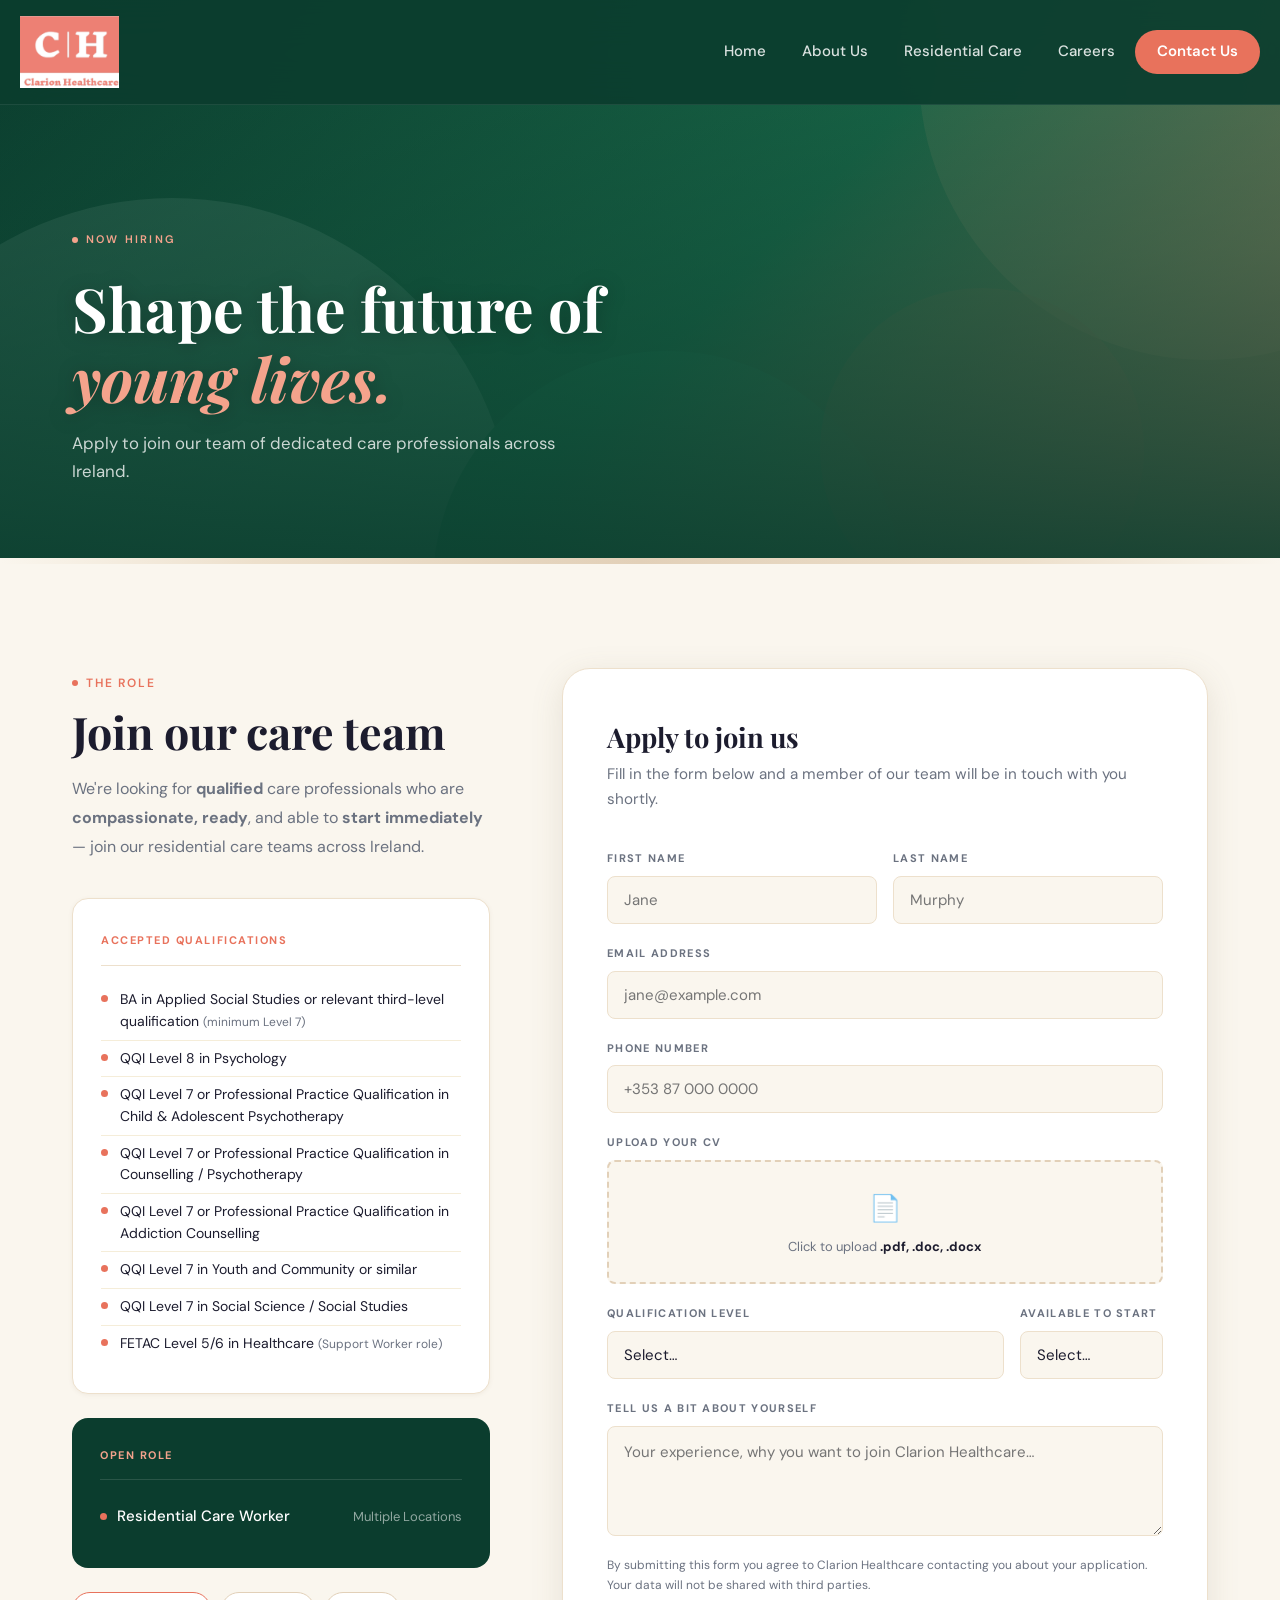
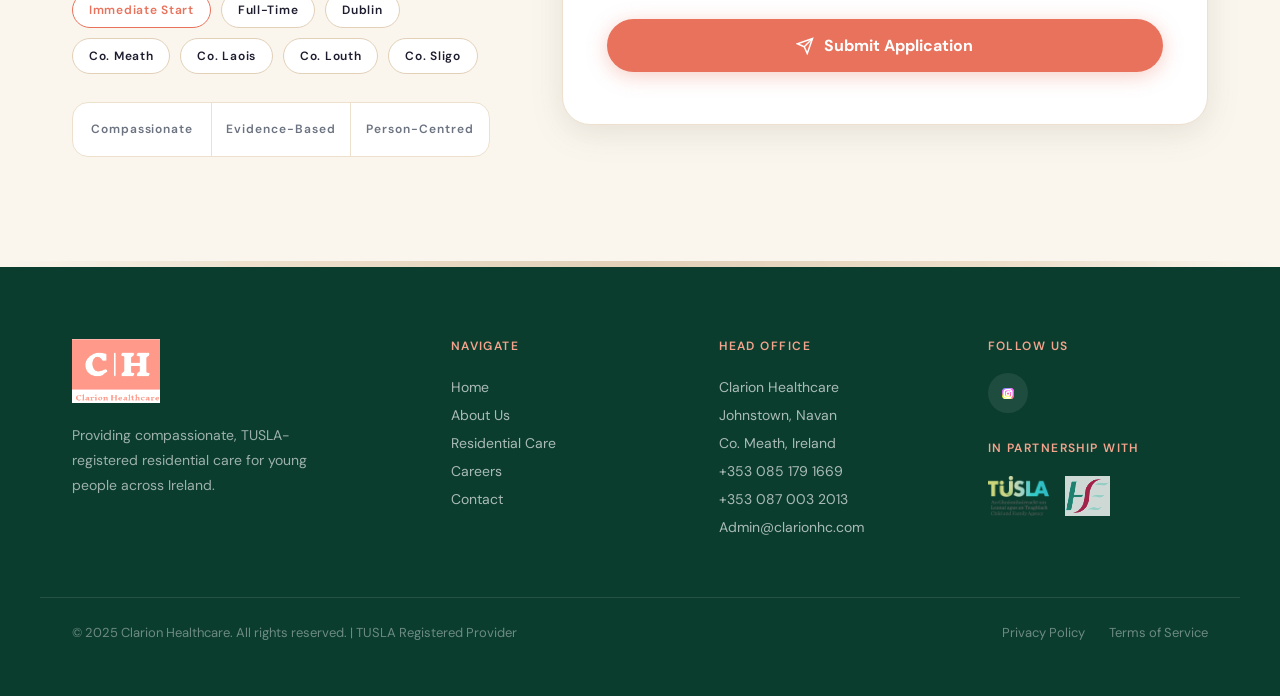
<file: Brand new CH 2/apply.html>
<!DOCTYPE html>
<html lang="en">
<head>
  <meta charset="UTF-8">
  <link rel="icon" type="image/png" sizes="32x32" href="images/ch.png">
  <link rel="icon" type="image/png" sizes="16x16" href="images/ch.png">
  <link rel="shortcut icon" href="images/ch.png">
  <link rel="apple-touch-icon" sizes="180x180" href="images/ch.png">
  <meta name="theme-color" content="#0B3D2E">
  <meta name="viewport" content="width=device-width, initial-scale=1.0, viewport-fit=cover">

  <title>Apply Now | Clarion Healthcare — Join Our Team</title>
  <meta name="description" content="Apply to join Clarion Healthcare — a TUSLA-registered residential care provider in Ireland. We're hiring Residential Care Workers across Dublin, Meath, Laois, Louth and Sligo.">
  <meta name="keywords" content="apply care worker Ireland, Clarion Healthcare jobs, residential care worker application, social care jobs Ireland, now hiring care staff">
  <meta name="robots" content="index, follow">
  <link rel="canonical" href="https://www.clarionhc.com/apply.html">

  <meta property="og:type" content="website">
  <meta property="og:title" content="Apply Now | Clarion Healthcare">
  <meta property="og:description" content="We're hiring Residential Care Workers across Ireland. Apply online today.">
  <meta property="og:url" content="https://www.clarionhc.com/apply.html">
  <meta property="og:image" content="https://www.clarionhc.com/images/sunset.jpg">
  <meta property="og:site_name" content="Clarion Healthcare">

  <meta name="twitter:card" content="summary_large_image">
  <meta name="twitter:title" content="Apply Now | Clarion Healthcare">
  <meta name="twitter:description" content="Join our team of care professionals across Ireland. Apply online today.">
  <meta name="twitter:image" content="https://www.clarionhc.com/images/sunset.jpg">

  <script type="application/ld+json">
  {
    "@context": "https://schema.org",
    "@type": "JobPosting",
    "title": "Residential Care Worker",
    "description": "Clarion Healthcare is seeking compassionate, dedicated care professionals to join our residential care team across Ireland. Roles available in Dublin, Meath, Laois, Louth and Sligo.",
    "hiringOrganization": {
      "@type": "Organization",
      "name": "Clarion Healthcare",
      "sameAs": "https://www.clarionhc.com",
      "logo": "https://www.clarionhc.com/images/ch.png"
    },
    "jobLocation": {
      "@type": "Place",
      "address": {
        "@type": "PostalAddress",
        "addressLocality": "Multiple Locations",
        "addressRegion": "Ireland",
        "addressCountry": "IE"
      }
    },
    "employmentType": "FULL_TIME",
    "datePosted": "2025-01-01",
    "validThrough": "2026-12-31",
    "applicationContact": {
      "@type": "ContactPoint",
      "email": "admin@clarionhc.com"
    }
  }
  </script>

  <link rel="stylesheet" href="styles.css">
  <link rel="stylesheet" href="apply.css">
  <!-- Google tag (gtag.js) -->
  <script async src="https://www.googletagmanager.com/gtag/js?id=AW-18155851831"></script>
  <script>
    window.dataLayer = window.dataLayer || [];
    function gtag(){dataLayer.push(arguments);}
    gtag('js', new Date());
    gtag('config', 'AW-18155851831');
  </script>
</head>
<body>

  <nav class="navbar" id="navbar" role="navigation" aria-label="Main navigation">
    <div class="logo">
      <a href="index.html" aria-label="Clarion Healthcare Home">
        <img src="images/ch.png" alt="Clarion Healthcare logo" width="120" height="72">
      </a>
    </div>
    <button class="hamburger" id="hamburger" aria-label="Toggle mobile menu" aria-expanded="false">
      <span></span><span></span><span></span>
    </button>
    <ul class="nav-links" id="navLinks" role="list">
      <li><a href="index.html">Home</a></li>
      <li><a href="about.html">About Us</a></li>
      <li><a href="residential-care.html">Residential Care</a></li>
      <li><a href="careers.html">Careers</a></li>
      <li><a href="contact.html">Contact Us</a></li>
    </ul>
  </nav>

  <!-- Page Hero -->
  <section class="page-hero" aria-label="Apply hero">
    <div class="page-hero-bg" style="background:linear-gradient(135deg,#0B3D2E 0%,#1A6B4A 55%,#A08060 100%); overflow:hidden;">
      <svg viewBox="0 0 1440 620" xmlns="http://www.w3.org/2000/svg" preserveAspectRatio="xMidYMid slice" style="position:absolute;inset:0;width:100%;height:100%;opacity:0.12;">
        <circle cx="200" cy="600" r="380" fill="#D6F0E2"/>
        <circle cx="1350" cy="80" r="320" fill="#C4A882"/>
        <circle cx="750" cy="650" r="260" fill="#2D9B6F"/>
        <circle cx="1100" cy="500" r="180" fill="rgba(232,114,92,0.5)"/>
      </svg>
      <div class="page-hero-overlay" aria-hidden="true"></div>
    </div>
    <div class="page-hero-content">
      <span class="section-label" style="color:var(--coral-light)">Now Hiring</span>
      <h1>Shape the future of<br><em style="font-style:italic; color:var(--coral-light)">young lives.</em></h1>
      <p>Apply to join our team of dedicated care professionals across Ireland.</p>
    </div>
  </section>

  <div class="beige-stripe" aria-hidden="true"></div>

  <!-- Apply Section -->
  <section class="apply-section" aria-labelledby="apply-heading">
    <div class="container">
      <div class="apply-grid">

        <!-- Left: Job Info -->
        <div class="apply-info reveal">
          <span class="section-label">The Role</span>
          <h2 class="section-title" id="apply-heading">Join our care team</h2>
          <p class="apply-info-intro">
            We're looking for <strong>qualified</strong> care professionals who are
            <strong>compassionate, ready</strong>, and able to <strong>start immediately</strong>
            — join our residential care teams across Ireland.
          </p>

          <!-- Qualifications -->
          <div class="apply-qual-panel reveal reveal-delay-1">
            <div class="apply-panel-label">Accepted Qualifications</div>
            <div class="apply-panel-rule"></div>
            <ul class="apply-qual-list" aria-label="Accepted qualifications">
              <li>
                <span class="apply-qdot" aria-hidden="true"></span>
                <span>BA in Applied Social Studies or relevant third-level qualification <span class="apply-qual-note">(minimum Level 7)</span></span>
              </li>
              <li>
                <span class="apply-qdot" aria-hidden="true"></span>
                <span>QQI Level 8 in Psychology</span>
              </li>
              <li>
                <span class="apply-qdot" aria-hidden="true"></span>
                <span>QQI Level 7 or Professional Practice Qualification in Child &amp; Adolescent Psychotherapy</span>
              </li>
              <li>
                <span class="apply-qdot" aria-hidden="true"></span>
                <span>QQI Level 7 or Professional Practice Qualification in Counselling / Psychotherapy</span>
              </li>
              <li>
                <span class="apply-qdot" aria-hidden="true"></span>
                <span>QQI Level 7 or Professional Practice Qualification in Addiction Counselling</span>
              </li>
              <li>
                <span class="apply-qdot" aria-hidden="true"></span>
                <span>QQI Level 7 in Youth and Community or similar</span>
              </li>
              <li>
                <span class="apply-qdot" aria-hidden="true"></span>
                <span>QQI Level 7 in Social Science / Social Studies</span>
              </li>
              <li>
                <span class="apply-qdot" aria-hidden="true"></span>
                <span>FETAC Level 5/6 in Healthcare <span class="apply-qual-note">(Support Worker role)</span></span>
              </li>
            </ul>
          </div>

          <!-- Open Role -->
          <div class="apply-roles-panel reveal reveal-delay-2">
            <div class="apply-roles-label">Open Role</div>
            <div class="apply-roles-rule"></div>
            <div class="apply-role-row">
              <div class="apply-role-name">
                <span class="apply-role-dot" aria-hidden="true"></span>
                Residential Care Worker
              </div>
              <div class="apply-role-loc">Multiple Locations</div>
            </div>
          </div>

          <!-- Chips -->
          <div class="apply-chips reveal reveal-delay-3" aria-label="Role highlights">
            <span class="apply-chip highlight">Immediate Start</span>
            <span class="apply-chip">Full-Time</span>
            <span class="apply-chip">Dublin</span>
            <span class="apply-chip">Co. Meath</span>
            <span class="apply-chip">Co. Laois</span>
            <span class="apply-chip">Co. Louth</span>
            <span class="apply-chip">Co. Sligo</span>
          </div>

          <!-- Pillars -->
          <div class="apply-pillars reveal reveal-delay-4" aria-label="Our values">
            <div class="apply-pillar">Compassionate</div>
            <div class="apply-pillar">Evidence-Based</div>
            <div class="apply-pillar">Person-Centred</div>
          </div>
        </div>

        <!-- Right: Application Form -->
        <div class="apply-form-card reveal reveal-delay-1" id="formCard">

          <!-- Form view -->
          <div id="formView">
            <h3>Apply to join us</h3>
            <p class="apply-form-sub">Fill in the form below and a member of our team will be in touch with you shortly.</p>

            <div class="form-two-col">
              <div class="form-field">
                <label for="firstName">First Name</label>
                <input type="text" id="firstName" placeholder="Jane" autocomplete="given-name">
              </div>
              <div class="form-field">
                <label for="lastName">Last Name</label>
                <input type="text" id="lastName" placeholder="Murphy" autocomplete="family-name">
              </div>
            </div>

            <div class="form-field">
              <label for="email">Email Address</label>
              <input type="email" id="email" placeholder="jane@example.com" autocomplete="email">
            </div>

            <div class="form-field">
              <label for="phone">Phone Number</label>
              <input type="tel" id="phone" placeholder="+353 87 000 0000" autocomplete="tel">
            </div>

            <div class="form-field">
              <label>Upload Your CV</label>
              <div class="cv-upload-zone" id="cvZone" role="button" tabindex="0"
                   aria-label="Upload your CV — click or drag a PDF, DOC or DOCX file"
                   onclick="document.getElementById('cvInput').click()"
                   onkeydown="if(event.key==='Enter'||event.key===' ')document.getElementById('cvInput').click()">
                <input type="file" id="cvInput" accept=".pdf,.doc,.docx" style="display:none" onchange="handleCV(this)">
                <div class="cv-upload-icon" aria-hidden="true">📄</div>
                <div id="cvLabel" class="cv-upload-text">
                  Click to upload <strong>.pdf, .doc, .docx</strong>
                </div>
              </div>
            </div>

            <div class="form-two-col">
              <div class="form-field">
                <label for="qual">Qualification Level</label>
                <select id="qual">
                  <option value="" disabled selected>Select…</option>
                  <optgroup label="Social Care / Social Studies">
                    <option>BA in Applied Social Studies (Level 7+)</option>
                    <option>QQI Level 7 — Social Science / Social Studies</option>
                  </optgroup>
                  <optgroup label="Psychology &amp; Therapy">
                    <option>QQI Level 8 — Psychology</option>
                    <option>QQI Level 7 — Child &amp; Adolescent Psychotherapy</option>
                    <option>QQI Level 7 — Counselling / Psychotherapy</option>
                    <option>QQI Level 7 — Addiction Counselling</option>
                  </optgroup>
                  <optgroup label="Youth &amp; Community">
                    <option>QQI Level 7 — Youth and Community</option>
                  </optgroup>
                  <optgroup label="Support Worker">
                    <option>FETAC Level 5 — Healthcare</option>
                    <option>FETAC Level 6 — Healthcare</option>
                  </optgroup>
                  <option>Other Relevant Qualification</option>
                </select>
              </div>
              <div class="form-field">
                <label for="avail">Available to Start</label>
                <select id="avail">
                  <option value="" disabled selected>Select…</option>
                  <option>Immediately</option>
                  <option>Within 1 week</option>
                  <option>Within 2 weeks</option>
                  <option>Within 1 month</option>
                </select>
              </div>
            </div>

            <div class="form-field">
              <label for="bio">Tell us a bit about yourself</label>
              <textarea id="bio" placeholder="Your experience, why you want to join Clarion Healthcare…"></textarea>
            </div>

            <p class="apply-form-note">
              By submitting this form you agree to Clarion Healthcare contacting you about your application.
              Your data will not be shared with third parties.
            </p>

            <button class="apply-submit-btn" id="submitBtn" onclick="submitForm()">
              <svg width="18" height="18" viewBox="0 0 24 24" fill="none" stroke="currentColor" stroke-width="2" aria-hidden="true"><line x1="22" y1="2" x2="11" y2="13"/><polygon points="22 2 15 22 11 13 2 9 22 2"/></svg>
              Submit Application
            </button>
          </div>

          <!-- Success view -->
          <div class="apply-success" id="successView" role="alert" aria-live="polite">
            <div class="apply-success-icon" aria-hidden="true">
              <svg width="36" height="36" viewBox="0 0 24 24" fill="none" stroke="currentColor" stroke-width="2"><polyline points="20 6 9 17 4 12"/></svg>
            </div>
            <h3>Application received!</h3>
            <p>Thank you for applying to Clarion Healthcare.<br>Our team will be in touch with you shortly.</p>
          </div>

        </div><!-- /.apply-form-card -->
      </div><!-- /.apply-grid -->
    </div><!-- /.container -->
  </section>

  <div class="beige-stripe" aria-hidden="true"></div>

  <footer class="footer" role="contentinfo">
    <div class="footer-top">
      <div class="footer-brand">
        <div class="logo-wrap"><img src="images/ch.png" alt="Clarion Healthcare" width="120" height="64" loading="lazy"></div>
        <p>Providing compassionate, TUSLA-registered residential care for young people across Ireland.</p>
      </div>
      <nav class="footer-col" aria-label="Footer navigation">
        <h4>Navigate</h4>
        <a href="index.html">Home</a>
        <a href="about.html">About Us</a>
        <a href="residential-care.html">Residential Care</a>
        <a href="careers.html">Careers</a>
        <a href="contact.html">Contact</a>
      </nav>
      <div class="footer-col">
        <h4>Head Office</h4>
        <p>Clarion Healthcare</p>
        <p>Johnstown, Navan</p>
        <p>Co. Meath, Ireland</p>
        <a href="tel:+353851791669">+353 085 179 1669</a>
        <a href="tel:+353870032013">+353 087 003 2013</a>
        <a href="mailto:admin@clarionhc.com">Admin@clarionhc.com</a>
      </div>
      <div class="footer-col">
        <h4>Follow Us</h4>
        <div class="footer-social-icons">
          <a href="https://www.instagram.com/clarionhealthcare_ireland/" aria-label="Instagram" rel="noopener noreferrer" target="_blank">
            <img src="images/insta.png" alt="Instagram" loading="lazy">
          </a>
        </div>
        <h4 style="margin-top:28px">In Partnership With</h4>
        <div class="partners-logos">
          <img src="images/tusla.png" alt="Tusla — Child and Family Agency" loading="lazy">
          <img src="images/hse.jpg" alt="HSE — Health Service Executive" loading="lazy">
        </div>
      </div>
    </div>
    <div class="footer-bottom">
      <p>© 2025 Clarion Healthcare. All rights reserved. | TUSLA Registered Provider</p>
      <div class="footer-bottom-links"><a href="#">Privacy Policy</a><a href="#">Terms of Service</a></div>
    </div>
  </footer>

  <script>
    document.body.classList.add('js-ready');

    // Navbar scroll
    const navbar = document.getElementById('navbar');
    window.addEventListener('scroll', () => {
      navbar.classList.toggle('scrolled', window.scrollY > 60);
    }, { passive: true });

    // Hamburger menu
    const hamburger = document.getElementById('hamburger');
    const navLinks = document.getElementById('navLinks');
    hamburger.addEventListener('click', () => {
      const open = navLinks.classList.toggle('open');
      hamburger.classList.toggle('open', open);
      hamburger.setAttribute('aria-expanded', String(open));
    });
    navLinks.querySelectorAll('a').forEach(link => {
      link.addEventListener('click', () => {
        navLinks.classList.remove('open');
        hamburger.classList.remove('open');
        hamburger.setAttribute('aria-expanded', 'false');
      });
    });

    // Scroll reveal
    const reveals = document.querySelectorAll('.reveal');
    if ('IntersectionObserver' in window) {
      const observer = new IntersectionObserver(entries => {
        entries.forEach(e => {
          if (e.isIntersecting) { e.target.classList.add('visible'); observer.unobserve(e.target); }
        });
      }, { threshold: 0.1 });
      reveals.forEach(el => observer.observe(el));
    } else {
      reveals.forEach(el => el.classList.add('visible'));
    }
    setTimeout(() => reveals.forEach(el => el.classList.add('visible')), 1500);

    // CV upload
    function handleCV(input) {
      const zone = document.getElementById('cvZone');
      const label = document.getElementById('cvLabel');
      if (input.files.length) {
        zone.classList.add('has-file');
        label.innerHTML = '<span class="cv-file-name">' + input.files[0].name + '</span>';
      }
    }

    // Drag and drop
    const cvZone = document.getElementById('cvZone');
    cvZone.addEventListener('dragover', e => { e.preventDefault(); cvZone.style.borderColor = 'var(--green-500)'; });
    cvZone.addEventListener('dragleave', () => { cvZone.style.borderColor = ''; });
    cvZone.addEventListener('drop', e => {
      e.preventDefault(); cvZone.style.borderColor = '';
      const dt = e.dataTransfer;
      if (dt.files.length) {
        document.getElementById('cvInput').files = dt.files;
        handleCV(document.getElementById('cvInput'));
      }
    });

    // Form validation & submission
    function submitForm() {
      const fields = [
        { id: 'firstName', label: 'first name' },
        { id: 'lastName',  label: 'last name' },
        { id: 'email',     label: 'email' },
        { id: 'phone',     label: 'phone number' },
        { id: 'qual',      label: 'qualification' },
        { id: 'avail',     label: 'availability' },
      ];

      let valid = true;
      fields.forEach(f => {
        const el = document.getElementById(f.id);
        el.classList.remove('error');
        if (!el.value.trim()) { el.classList.add('error'); valid = false; }
      });

      // Email format
      const emailEl = document.getElementById('email');
      if (emailEl.value && !/^[^\s@]+@[^\s@]+\.[^\s@]+$/.test(emailEl.value)) {
        emailEl.classList.add('error'); valid = false;
      }

      if (!valid) return;

      // ── TODO: Replace this block with your database/API call ──
      // Example Supabase insert:
      // const { data, error } = await supabase.from('applications').insert([{
      //   first_name: document.getElementById('firstName').value,
      //   last_name:  document.getElementById('lastName').value,
      //   email:      document.getElementById('email').value,
      //   phone:      document.getElementById('phone').value,
      //   qualification: document.getElementById('qual').value,
      //   availability:  document.getElementById('avail').value,
      //   bio:        document.getElementById('bio').value,
      //   submitted_at: new Date().toISOString()
      // }]);
      // ──────────────────────────────────────────────────────────

      document.getElementById('formView').style.display = 'none';
      document.getElementById('successView').classList.add('show');
      document.getElementById('formCard').scrollIntoView({ behavior: 'smooth', block: 'center' });
    }
  </script>
</body>
</html>
</file>
<file: Brand new CH 2/styles.css>
/* ============================================
   CLARION HEALTHCARE — DESIGN SYSTEM v2
   ============================================ */

@import url('https://fonts.googleapis.com/css2?family=Playfair+Display:ital,wght@0,400;0,600;0,700;1,400&family=DM+Sans:opsz,wght@9..40,300;9..40,400;9..40,500;9..40,600&display=swap');

*, *::before, *::after { margin:0; padding:0; box-sizing:border-box; }

:root {
  --green-900:  #0B3D2E;
  --green-700:  #1A6B4A;
  --green-500:  #2D9B6F;
  --green-100:  #D6F0E2;

  --beige-900:  #7C6A52;
  --beige-700:  #A08060;
  --beige-500:  #C4A882;
  --beige-300:  #E2D0B8;
  --beige-200:  #EDE0CC;
  --beige-100:  #F5EDD9;
  --beige-50:   #FAF6EE;

  --coral:      #E8725C;
  --coral-light:#F4A38C;

  --cream:      #FAF7F2;
  --cream-dark: #F0E8D8;

  --charcoal:   #1C1C2E;
  --grey:       #6B7280;
  --white:      #FFFFFF;

  --shadow-xs: 0 1px 4px rgba(124,106,82,0.08);
  --shadow-sm: 0 2px 12px rgba(124,106,82,0.10);
  --shadow-md: 0 8px 32px rgba(124,106,82,0.15);
  --shadow-lg: 0 20px 60px rgba(11,61,46,0.15);

  --radius-sm: 8px;
  --radius-md: 16px;
  --radius-lg: 28px;
  --radius-xl: 40px;

  --ease: cubic-bezier(0.25,0.46,0.45,0.94);
  --transition: all 0.35s var(--ease);
}

html { scroll-behavior: smooth; }

body {
  font-family: 'DM Sans', sans-serif;
  background-color: var(--beige-50);
  color: var(--charcoal);
  line-height: 1.7;
  font-size: 16px;
  -webkit-font-smoothing: antialiased;
}

h1,h2,h3,h4 { font-family:'Playfair Display',serif; line-height:1.2; color:var(--charcoal); }
a { text-decoration:none; color:inherit; }
img { display:block; max-width:100%; }

/* ─── Navbar ─────────────────────────────── */
.navbar {
  position: fixed; top:0; left:0; width:100%; z-index:1000;
  padding: 16px 56px;
  display: flex; justify-content:space-between; align-items:center;
  background: rgba(11,61,46,0.92);
  backdrop-filter: blur(20px);
  border-bottom: 1px solid rgba(255,255,255,0.08);
  transition: padding 0.35s var(--ease), background 0.35s var(--ease);
}
.navbar.scrolled { padding:12px 56px; background:rgba(11,61,46,0.98); }

.logo img { height:72px; width:auto; }

.nav-links { list-style:none; display:flex; align-items:center; gap:4px; }

.nav-links a {
  display:inline-block; padding:8px 16px;
  font-size:15px; font-weight:500;
  color:rgba(255,255,255,0.85);
  border-radius:var(--radius-sm);
  transition:var(--transition);
}
.nav-links a:hover, .nav-links a.active {
  background:rgba(255,255,255,0.12); color:var(--white);
}
.nav-links a.nav-cta {
  background:var(--coral); color:var(--white);
  padding:9px 20px; border-radius:var(--radius-xl);
}
.nav-links a.nav-cta:hover { background:var(--coral-light); transform:translateY(-1px); }

.hamburger {
  display:none; background:none; border:none;
  cursor:pointer; padding:4px; flex-direction:column; gap:5px;
}
.hamburger span { display:block; width:26px; height:2px; background:var(--white); border-radius:2px; transition:var(--transition); }
.hamburger.open span:nth-child(1) { transform:translateY(7px) rotate(45deg); }
.hamburger.open span:nth-child(2) { opacity:0; }
.hamburger.open span:nth-child(3) { transform:translateY(-7px) rotate(-45deg); }

/* ─── Buttons ─────────────────────────────── */
.btn {
  display:inline-flex; align-items:center; gap:8px;
  padding:14px 32px;
  font-family:'DM Sans',sans-serif; font-size:15px; font-weight:600;
  border-radius:var(--radius-xl); border:none;
  transition:var(--transition); cursor:pointer; letter-spacing:0.02em;
}
.btn-primary { background:var(--coral); color:var(--white); box-shadow:0 4px 20px rgba(232,114,92,0.35); }
.btn-primary:hover { background:#D4614D; transform:translateY(-2px); box-shadow:0 8px 28px rgba(232,114,92,0.45); }
.btn-outline { background:transparent; color:var(--white); border:2px solid rgba(255,255,255,0.6); }
.btn-outline:hover { background:rgba(255,255,255,0.12); border-color:var(--white); }
.btn-green { background:var(--green-700); color:var(--white); box-shadow:0 4px 20px rgba(26,107,74,0.3); }
.btn-green:hover { background:var(--green-900); transform:translateY(-2px); }

/* ─── Section Utilities ──────────────────── */
.section-label {
  display:inline-block; font-size:12px; font-weight:600;
  letter-spacing:0.15em; text-transform:uppercase;
  color:var(--coral); margin-bottom:12px;
}
.section-title { font-size:clamp(2rem,4vw,2.8rem); color:var(--charcoal); margin-bottom:16px; }
.section-subtitle { font-size:1.05rem; color:var(--grey); max-width:560px; line-height:1.8; }
.container { max-width:1200px; margin:0 auto; padding:0 32px; }

/* ─── Page Hero ──────────────────────────── */
.page-hero {
  position:relative; height:62vh; min-height:420px;
  display:flex; align-items:flex-end; padding-bottom:72px; overflow:hidden;
}
.page-hero-bg { position:absolute; inset:0; }
.page-hero-bg img { width:100%; height:100%; object-fit:cover; object-position:center 40%; }
.page-hero-overlay {
  position:absolute; inset:0;
  background:linear-gradient(to top, rgba(11,61,46,0.88) 0%, rgba(11,61,46,0.42) 55%, rgba(11,61,46,0.12) 100%);
}
.page-hero-content {
  position:relative; z-index:1; width:100%;
  max-width:1200px; margin:0 auto; padding:0 32px;
  animation:fadeUp 0.9s var(--ease) 0.2s both;
}
.page-hero-content h1 { font-size:clamp(2.4rem,5vw,3.8rem); color:var(--white); margin:12px 0 16px; line-height:1.15; }
.page-hero-content p { font-size:1.05rem; color:rgba(255,255,255,0.78); max-width:520px; }

/* ─── Scroll Reveal ──────────────────────── */
@keyframes fadeUp { from{opacity:0;transform:translateY(30px)} to{opacity:1;transform:translateY(0)} }

.reveal { transition:opacity 0.7s var(--ease), transform 0.7s var(--ease); }
body.js-ready .reveal { opacity:0; transform:translateY(28px); }
.reveal.visible, body.js-ready .reveal.visible { opacity:1; transform:translateY(0); }
.reveal-delay-1 { transition-delay:0.12s; }
.reveal-delay-2 { transition-delay:0.22s; }
.reveal-delay-3 { transition-delay:0.32s; }
.reveal-delay-4 { transition-delay:0.42s; }

/* ─── Beige Stripe (section separator) ───── */
.beige-stripe {
  height:8px;
  background:linear-gradient(to right, var(--beige-100), var(--beige-300), var(--beige-100));
}

/* ─── Footer ─────────────────────────────── */
.footer { background:var(--green-900); color:rgba(255,255,255,0.8); padding:72px 0 36px; }

.footer-top {
  display:grid; grid-template-columns:1.5fr repeat(3,1fr); gap:48px;
  max-width:1200px; margin:0 auto; padding:0 32px 56px;
  border-bottom:1px solid rgba(255,255,255,0.1);
}

.footer-brand .logo-wrap img { height:64px; width:auto; margin-bottom:20px; filter:brightness(1.2); }
.footer-brand p { font-size:14px; line-height:1.8; color:rgba(255,255,255,0.6); max-width:260px; }

.footer-col h4 {
  font-family:'DM Sans',sans-serif; font-size:12px; font-weight:600;
  letter-spacing:0.12em; text-transform:uppercase;
  color:var(--coral-light); margin-bottom:20px;
}
.footer-col p, .footer-col a { display:block; font-size:14px; line-height:2; color:rgba(255,255,255,0.65); transition:color 0.2s; }
.footer-col a:hover { color:var(--white); }

.footer-social-icons { display:flex; gap:12px; margin-top:4px; }
.footer-social-icons a {
  display:flex; align-items:center; justify-content:center;
  width:40px; height:40px; background:rgba(255,255,255,0.08);
  border-radius:50%; transition:var(--transition);
}
.footer-social-icons a:hover { background:var(--coral); transform:translateY(-2px); }
.footer-social-icons img { width:20px; filter:brightness(2); }

.partners-logos { display:flex; align-items:center; gap:16px; margin-top:4px; }
.partners-logos img { max-height:40px; width:auto; filter:brightness(1.5) grayscale(0.3); opacity:0.8; transition:var(--transition); }
.partners-logos img:hover { opacity:1; filter:brightness(2); }

.footer-bottom {
  max-width:1200px; margin:0 auto; padding:24px 32px 0;
  display:flex; justify-content:space-between; align-items:center;
  font-size:13px; color:rgba(255,255,255,0.4);
}
.footer-bottom-links { display:flex; gap:24px; }
.footer-bottom-links a { color:rgba(255,255,255,0.4); transition:color 0.2s; }
.footer-bottom-links a:hover { color:rgba(255,255,255,0.8); }

/* ─── Mobile ─────────────────────────────── */
@media(max-width:900px){
  .navbar { padding:14px 20px; }
  .navbar.scrolled { padding:10px 20px; }
  .hamburger { display:flex; }
  .nav-links {
    display:none; position:absolute; top:100%; left:0; width:100%;
    flex-direction:column; background:var(--green-900);
    padding:12px 0 20px; gap:0; border-top:1px solid rgba(255,255,255,0.08);
    box-shadow:0 8px 24px rgba(0,0,0,0.2);
  }
  .nav-links.open { display:flex; }
  .nav-links a { width:100%; padding:13px 20px; border-radius:0; font-size:15px; }
  .nav-links a.nav-cta { margin:10px 20px 0; width:calc(100% - 40px); border-radius:var(--radius-xl); text-align:center; }

  .page-hero { height:56vh; min-height:340px; padding-bottom:40px; }
  .page-hero-content h1 { font-size:clamp(1.9rem,5vw,2.8rem); }
  .page-hero-content p { font-size:0.95rem; }

  .section-title { font-size:clamp(1.6rem,4vw,2.2rem); }

  .footer-top { grid-template-columns:1fr 1fr; gap:28px; padding:0 20px 40px; }
  .footer-bottom { flex-direction:column; gap:10px; text-align:center; padding:20px 20px 0; }
  .footer-bottom-links { justify-content:center; gap:16px; }

  .btn { padding:12px 24px; font-size:14px; }
}

@media(max-width:560px){
  .navbar { padding:12px 16px; }
  .logo img { height:56px; }

  .page-hero { height:52vh; min-height:300px; padding-bottom:32px; }
  .page-hero-content { padding:0 20px; }
  .page-hero-content h1 { font-size:clamp(1.7rem,7vw,2.4rem); line-height:1.2; }
  .page-hero-content p { font-size:0.88rem; max-width:100%; }

  .section-label { font-size:11px; }
  .section-title { font-size:clamp(1.5rem,6vw,2rem); }
  .section-subtitle { font-size:0.95rem; }

  .container { padding:0 16px; }

  .footer-top { grid-template-columns:1fr; gap:24px; padding:0 16px 32px; }
  .footer-col h4 { margin-bottom:12px; }
  .footer-bottom { padding:16px 16px 0; font-size:12px; }
  .footer-bottom-links { flex-direction:column; gap:8px; }
  .footer-social-icons a { width:36px; height:36px; }
  .partners-logos img { max-height:32px; }

  .btn { padding:12px 20px; font-size:14px; }
  .btn-primary, .btn-green { width:100%; justify-content:center; }
}

/* ══════════════════════════════════════════
   VISUAL POLISH IMPROVEMENTS
   Premium Irish healthcare feel — v2.1
   ══════════════════════════════════════════ */

/* ── Focus ring — accessible, branded ──── */
:focus-visible {
  outline: 3px solid var(--green-500);
  outline-offset: 3px;
  border-radius: 4px;
}

/* ── Selection colour ────────────────────── */
::selection {
  background: var(--green-100);
  color: var(--green-900);
}

/* ── Navbar CTA pill ─────────────────────── */
.nav-links li:last-child a {
  background: var(--coral);
  color: var(--white);
  padding: 9px 22px;
  border-radius: var(--radius-xl);
  font-weight: 600;
  transition: var(--transition);
}
.nav-links li:last-child a:hover {
  background: #D4614D;
  transform: translateY(-1px);
  box-shadow: 0 4px 14px rgba(232,114,92,0.35);
}

/* ── Section label dot accent ────────────── */
.section-label::before {
  content: '';
  display: inline-block;
  width: 6px;
  height: 6px;
  border-radius: 50%;
  background: currentColor;
  margin-right: 8px;
  vertical-align: middle;
  position: relative;
  top: -1px;
}

/* ── Smooth underline links in body text ─── */
.contact-detail a,
.footer-col a {
  position: relative;
}
.contact-detail a::after,
.footer-col a::after {
  content: '';
  position: absolute;
  left: 0; bottom: -1px;
  width: 0; height: 1px;
  background: var(--white);
  transition: width 0.25s var(--ease);
}
.contact-detail a:hover::after,
.footer-col a:hover::after { width: 100%; }

/* ── Improved page-hero content typography ─ */
.page-hero-content .section-label {
  font-size: 11px;
  letter-spacing: 0.2em;
}
.page-hero-content h1 {
  text-shadow: 0 2px 20px rgba(0,0,0,0.25);
}

/* ── Beige stripe upgrade ─────────────────── */
.beige-stripe {
  height: 6px;
  background: linear-gradient(to right,
    transparent,
    var(--beige-200) 20%,
    var(--beige-300) 50%,
    var(--beige-200) 80%,
    transparent);
}

/* ── Footer improvement ───────────────────── */
.footer-col a {
  transition: color 0.2s, padding-left 0.2s;
}
.footer-col a:hover {
  color: var(--white);
  padding-left: 4px;
}

/* ── Skip-to-content link (accessibility) ─── */
.skip-link {
  position: absolute;
  top: -100%;
  left: 16px;
  background: var(--green-700);
  color: var(--white);
  padding: 8px 20px;
  border-radius: var(--radius-sm);
  font-weight: 600;
  font-size: 14px;
  z-index: 9999;
  transition: top 0.2s;
}
.skip-link:focus { top: 16px; }

/* ── Map wrapper styling ─────────────────── */
.map-wrap {
  border-radius: var(--radius-md);
  overflow: hidden;
  box-shadow: var(--shadow-md);
  border: 1px solid var(--beige-200);
}
.map-wrap iframe { display: block; }

/* ── Contact section ─────────────────────── */
.contact-section { padding: 96px 0; background: var(--beige-50); }
.contact-grid {
  display: grid;
  grid-template-columns: 1fr 1fr;
  gap: 64px;
  align-items: start;
}
.contact-intro { font-size: 1rem; color: var(--grey); line-height: 1.8; margin-bottom: 36px; }
.contact-detail-list { font-style: normal; display: flex; flex-direction: column; gap: 24px; }
.contact-detail { display: flex; align-items: flex-start; gap: 16px; }
.contact-detail-icon {
  width: 44px; height: 44px; flex-shrink: 0;
  background: var(--beige-100);
  border-radius: var(--radius-sm);
  display: flex; align-items: center; justify-content: center;
  color: var(--green-700);
  border: 1px solid var(--beige-200);
}
.contact-detail h3 { font-family: 'DM Sans', sans-serif; font-size: 12px; font-weight: 700; letter-spacing: 0.1em; text-transform: uppercase; color: var(--coral); margin-bottom: 4px; }
.contact-detail p, .contact-detail a { font-size: 0.95rem; color: var(--charcoal); line-height: 1.65; display: block; }
.contact-detail a:hover { color: var(--green-700); }

.contact-card {
  background: var(--white);
  border: 1px solid var(--beige-200);
  border-radius: var(--radius-lg);
  padding: 52px 44px;
  box-shadow: var(--shadow-md);
  text-align: center;
  position: sticky;
  top: 104px;
}
.contact-card-inner h3 { font-size: 1.7rem; margin-bottom: 12px; color: var(--charcoal); }
.contact-card-inner p { font-size: 0.97rem; color: var(--grey); line-height: 1.8; margin-bottom: 20px; }
.contact-card-inner a {
  display: inline-block;
  font-size: 1.1rem;
  font-weight: 700;
  color: var(--green-700);
  margin-bottom: 20px;
  transition: color 0.2s;
}
.contact-card-inner a:hover { color: var(--green-900); }
.contact-response-note {
  display: inline-flex; align-items: center; gap: 8px;
  font-size: 13px; font-weight: 500; color: var(--green-700);
  background: var(--green-100);
  padding: 8px 18px;
  border-radius: var(--radius-xl);
}

.map-section { padding: 48px 0 96px; background: var(--beige-50); }
.map-header { margin-bottom: 28px; }

@media(max-width:900px) {
  .contact-section { padding: 64px 0; }
  .contact-grid { grid-template-columns: 1fr; gap: 40px; }
  .contact-card { position: static; padding: 36px 28px; }
  .map-section { padding: 32px 0 64px; }
}
@media(max-width:560px) {
  .contact-section { padding: 48px 0; }
  .contact-card { padding: 28px 20px; border-radius: var(--radius-md); }
  .contact-card-inner h3 { font-size: 1.4rem; }
}

/* ── Global Image Fallbacks ───────────────── */
/* Page hero background when image is missing */
.page-hero-bg { background:linear-gradient(160deg, var(--green-900) 0%, var(--green-700) 60%, var(--beige-700) 100%); }

/* Contact icon fallback */
.contact-card-icon { background:linear-gradient(135deg, var(--beige-100), var(--beige-200)); }

/* ── Mobile Touch & UX Improvements ─────── */
* { -webkit-tap-highlight-color: transparent; }
body { -webkit-text-size-adjust: 100%; }

.btn { touch-action: manipulation; -webkit-tap-highlight-color: transparent; }
.nav-links a { touch-action: manipulation; }
.hamburger { touch-action: manipulation; min-width: 44px; min-height: 44px; align-items:center; justify-content:center; }

/* Prevent horizontal scroll on mobile */
html, body { overflow-x: hidden; }

/* Safe area padding for notched phones */
@supports(padding: env(safe-area-inset-left)) {
  .navbar { padding-left: max(20px, env(safe-area-inset-left)); padding-right: max(20px, env(safe-area-inset-right)); }
  .footer-bottom { padding-bottom: max(16px, env(safe-area-inset-bottom)); }
}

/* ── Hero SVG responsive sizing ─────────── */
.page-hero-bg svg {
  position: absolute;
  inset: 0;
  width: 100%;
  height: 100%;
}

@media(max-width:560px) {
  .page-hero { height:50vh; min-height:280px; padding-bottom:28px; }
  .page-hero-content h1 { font-size:clamp(1.6rem,7.5vw,2.2rem); }
}
</file>
<file: Brand new CH 2/apply.css>
/* ── Apply Page ───────────────────────────── */

/* ── Intro / Two-Column Layout ────────────── */
.apply-section { padding: 104px 0; background: var(--beige-50); }
.apply-grid {
  display: grid;
  grid-template-columns: 1fr 1.15fr;
  gap: 72px;
  align-items: start;
}

/* ── Left: Job Info ───────────────────────── */
.apply-info-intro {
  font-size: 1rem; color: var(--grey);
  line-height: 1.8; margin: 8px 0 36px;
}

/* Qualifications panel */
.apply-qual-panel {
  background: var(--white);
  border: 1px solid var(--beige-200);
  border-radius: var(--radius-md);
  padding: 32px 28px;
  margin-bottom: 24px;
  box-shadow: var(--shadow-xs);
}
.apply-panel-label {
  font-size: 11px; font-weight: 700; letter-spacing: 0.14em;
  text-transform: uppercase; color: var(--coral); margin-bottom: 16px;
}
.apply-panel-rule { height: 1px; background: var(--beige-200); margin-bottom: 16px; }

.apply-qual-list { list-style: none; padding: 0; margin: 0; }
.apply-qual-list li {
  display: flex; align-items: flex-start; gap: 12px;
  padding: 7px 0;
  font-size: 14px; color: var(--charcoal); line-height: 1.55;
  border-bottom: 1px solid var(--beige-100);
}
.apply-qual-list li:last-child { border-bottom: none; }
.apply-qdot {
  width: 7px; height: 7px; background: var(--coral);
  border-radius: 50%; flex-shrink: 0; margin-top: 6px;
}
.apply-qual-note { font-size: 12px; color: var(--grey); }

/* Roles panel */
.apply-roles-panel {
  background: var(--green-900);
  border-radius: var(--radius-md);
  padding: 28px;
  margin-bottom: 24px;
}
.apply-roles-label {
  font-size: 11px; font-weight: 700; letter-spacing: 0.14em;
  text-transform: uppercase; color: var(--coral-light); margin-bottom: 14px;
}
.apply-roles-rule { height: 1px; background: rgba(255,255,255,0.12); margin-bottom: 14px; }

.apply-role-row {
  display: flex; justify-content: space-between; align-items: center;
  padding: 10px 0;
  border-bottom: 1px solid rgba(255,255,255,0.06);
}
.apply-role-row:last-child { border-bottom: none; }
.apply-role-name {
  display: flex; align-items: center; gap: 10px;
  font-size: 15px; color: var(--white); font-weight: 500;
}
.apply-role-dot {
  width: 7px; height: 7px; background: var(--coral);
  border-radius: 50%; flex-shrink: 0;
}
.apply-role-loc { font-size: 13px; color: rgba(255,255,255,0.55); }

/* Chips */
.apply-chips { display: flex; flex-wrap: wrap; gap: 10px; margin-bottom: 28px; }
.apply-chip {
  font-size: 12px; font-weight: 600; letter-spacing: 0.06em;
  padding: 7px 16px;
  border: 1.5px solid var(--beige-300);
  border-radius: var(--radius-xl);
  color: var(--charcoal); background: var(--white);
}
.apply-chip.highlight {
  border-color: var(--coral); color: var(--coral);
}

/* Pillars row */
.apply-pillars {
  display: flex; gap: 0;
  border: 1px solid var(--beige-200);
  border-radius: var(--radius-md);
  overflow: hidden; background: var(--white);
}
.apply-pillar {
  flex: 1; text-align: center;
  font-size: 12px; font-weight: 600; letter-spacing: 0.08em;
  color: var(--grey); padding: 16px 8px;
  border-right: 1px solid var(--beige-200);
}
.apply-pillar:last-child { border-right: none; }

/* ── Right: Application Form ──────────────── */
.apply-form-card {
  background: var(--white);
  border-radius: var(--radius-lg);
  padding: 52px 44px;
  box-shadow: var(--shadow-md);
  border: 1px solid var(--beige-200);
  position: sticky; top: 112px;
}

.apply-form-card h3 {
  font-size: 1.7rem; margin-bottom: 8px; color: var(--charcoal);
}
.apply-form-card .apply-form-sub {
  font-size: 0.95rem; color: var(--grey); line-height: 1.7; margin-bottom: 36px;
}

/* Form rows */
.form-two-col {
  display: grid; grid-template-columns: 1fr 1fr; gap: 16px;
}
.form-field { display: flex; flex-direction: column; margin-bottom: 20px; }
.form-field label {
  font-size: 11px; font-weight: 700; letter-spacing: 0.12em;
  text-transform: uppercase; color: var(--grey); margin-bottom: 8px;
}
.form-field input,
.form-field select,
.form-field textarea {
  font-family: 'DM Sans', sans-serif;
  font-size: 15px; color: var(--charcoal);
  background: var(--beige-50);
  border: 1.5px solid var(--beige-200);
  border-radius: var(--radius-sm);
  padding: 13px 16px;
  transition: border-color 0.2s, box-shadow 0.2s;
  outline: none; -webkit-appearance: none; appearance: none;
}
.form-field input:focus,
.form-field select:focus,
.form-field textarea:focus {
  border-color: var(--green-500);
  box-shadow: 0 0 0 3px rgba(45,155,111,0.12);
  background: var(--white);
}
.form-field input.error,
.form-field select.error,
.form-field textarea.error {
  border-color: var(--coral);
  box-shadow: 0 0 0 3px rgba(232,114,92,0.12);
}
.form-field textarea { resize: vertical; min-height: 110px; line-height: 1.6; }
.form-field select { cursor: pointer; }
.form-field select option { color: var(--charcoal); }

/* CV upload */
.cv-upload-zone {
  border: 2px dashed var(--beige-300);
  border-radius: var(--radius-sm);
  padding: 24px 16px;
  text-align: center;
  cursor: pointer;
  transition: border-color 0.2s, background 0.2s;
  background: var(--beige-50);
}
.cv-upload-zone:hover { border-color: var(--green-500); background: var(--white); }
.cv-upload-zone.has-file { border-color: var(--green-500); border-style: solid; }
.cv-upload-icon { font-size: 26px; margin-bottom: 6px; }
.cv-upload-text { font-size: 13px; color: var(--grey); }
.cv-upload-text strong { color: var(--charcoal); }
.cv-file-name { font-size: 14px; color: var(--green-700); font-weight: 600; }

/* Form note */
.apply-form-note {
  font-size: 12px; color: var(--grey); line-height: 1.65;
  margin-bottom: 24px;
}

/* Submit button */
.apply-submit-btn {
  width: 100%;
  padding: 16px 24px;
  background: var(--coral);
  color: var(--white);
  font-family: 'DM Sans', sans-serif;
  font-size: 16px; font-weight: 700;
  border: none; border-radius: var(--radius-xl);
  cursor: pointer;
  display: flex; align-items: center; justify-content: center; gap: 10px;
  transition: var(--transition);
  box-shadow: 0 4px 20px rgba(232,114,92,0.35);
}
.apply-submit-btn:hover {
  background: #D4614D;
  transform: translateY(-2px);
  box-shadow: 0 8px 28px rgba(232,114,92,0.45);
}
.apply-submit-btn:active { transform: translateY(0); }

/* ── Success State ────────────────────────── */
.apply-success {
  display: none; text-align: center; padding: 24px 0;
}
.apply-success.show { display: block; }
.apply-success-icon {
  width: 80px; height: 80px; border-radius: 50%;
  background: var(--green-100);
  border: 2px solid var(--green-500);
  display: flex; align-items: center; justify-content: center;
  margin: 0 auto 24px; color: var(--green-700);
}
.apply-success h3 {
  font-size: 1.8rem; margin-bottom: 12px; color: var(--charcoal);
}
.apply-success p { font-size: 1rem; color: var(--grey); line-height: 1.8; }

/* ── Now Hiring Banner (for careers.html) ─── */
.now-hiring-section { padding: 0 0 0; background: var(--beige-50); }
.now-hiring-banner {
  background: linear-gradient(135deg, var(--green-900) 0%, var(--green-700) 100%);
  border-radius: var(--radius-lg);
  padding: 64px 56px;
  display: grid;
  grid-template-columns: 1fr auto;
  gap: 40px;
  align-items: center;
  position: relative;
  overflow: hidden;
}
.now-hiring-banner::before {
  content: '';
  position: absolute; top: -80px; right: 120px;
  width: 300px; height: 300px;
  border: 2px solid rgba(232,114,92,0.18);
  border-radius: 50%; pointer-events: none;
}
.now-hiring-banner::after {
  content: '';
  position: absolute; top: -120px; right: 60px;
  width: 440px; height: 440px;
  border: 2px solid rgba(232,114,92,0.08);
  border-radius: 50%; pointer-events: none;
}
.now-hiring-text .section-label { color: var(--coral-light); }
.now-hiring-text h2 {
  font-size: clamp(1.8rem,3vw,2.4rem);
  color: var(--white); margin: 8px 0 16px;
}
.now-hiring-text p {
  font-size: 1rem; color: rgba(255,255,255,0.7);
  max-width: 480px; line-height: 1.8; margin-bottom: 28px;
}
.now-hiring-chips { display: flex; flex-wrap: wrap; gap: 8px; }
.now-hiring-chip {
  font-size: 12px; font-weight: 600;
  padding: 6px 14px;
  border: 1.5px solid rgba(255,255,255,0.2);
  border-radius: var(--radius-xl);
  color: rgba(255,255,255,0.8);
}
.now-hiring-actions { display: flex; flex-direction: column; gap: 12px; align-items: flex-end; z-index: 1; }
.now-hiring-role-tag {
  background: rgba(232,114,92,0.15);
  border: 1px solid rgba(232,114,92,0.4);
  border-radius: var(--radius-md);
  padding: 16px 24px; text-align: center;
}
.now-hiring-role-tag .role-title { font-size: 0.85rem; font-weight: 600; color: var(--coral-light); letter-spacing: 0.08em; margin-bottom: 4px; }
.now-hiring-role-tag .role-name { font-size: 1.1rem; font-weight: 600; color: var(--white); }

/* ── Mobile ───────────────────────────────── */
@media(max-width:900px){
  .apply-section { padding: 64px 0; }
  .apply-grid { grid-template-columns: 1fr; gap: 40px; }
  .apply-form-card { position: static; padding: 36px 28px; }

  .now-hiring-banner { grid-template-columns: 1fr; padding: 40px 28px; gap: 28px; }
  .now-hiring-actions { align-items: flex-start; flex-direction: row; flex-wrap: wrap; gap: 12px; }
}

@media(max-width:560px){
  .apply-section { padding: 48px 0; }
  .apply-qual-panel { padding: 24px 20px; }
  .apply-form-card { padding: 28px 20px; border-radius: var(--radius-md); }
  .apply-form-card h3 { font-size: 1.4rem; }
  .form-two-col { grid-template-columns: 1fr; gap: 0; }
  .apply-pillars { flex-direction: column; }
  .apply-pillar { border-right: none; border-bottom: 1px solid var(--beige-200); padding: 12px 8px; }
  .apply-pillar:last-child { border-bottom: none; }

  .now-hiring-banner { padding: 32px 20px; border-radius: var(--radius-md); }
  .now-hiring-actions { flex-direction: column; align-items: stretch; }
  .now-hiring-actions .btn { width: 100%; justify-content: center; }
}
</file>
